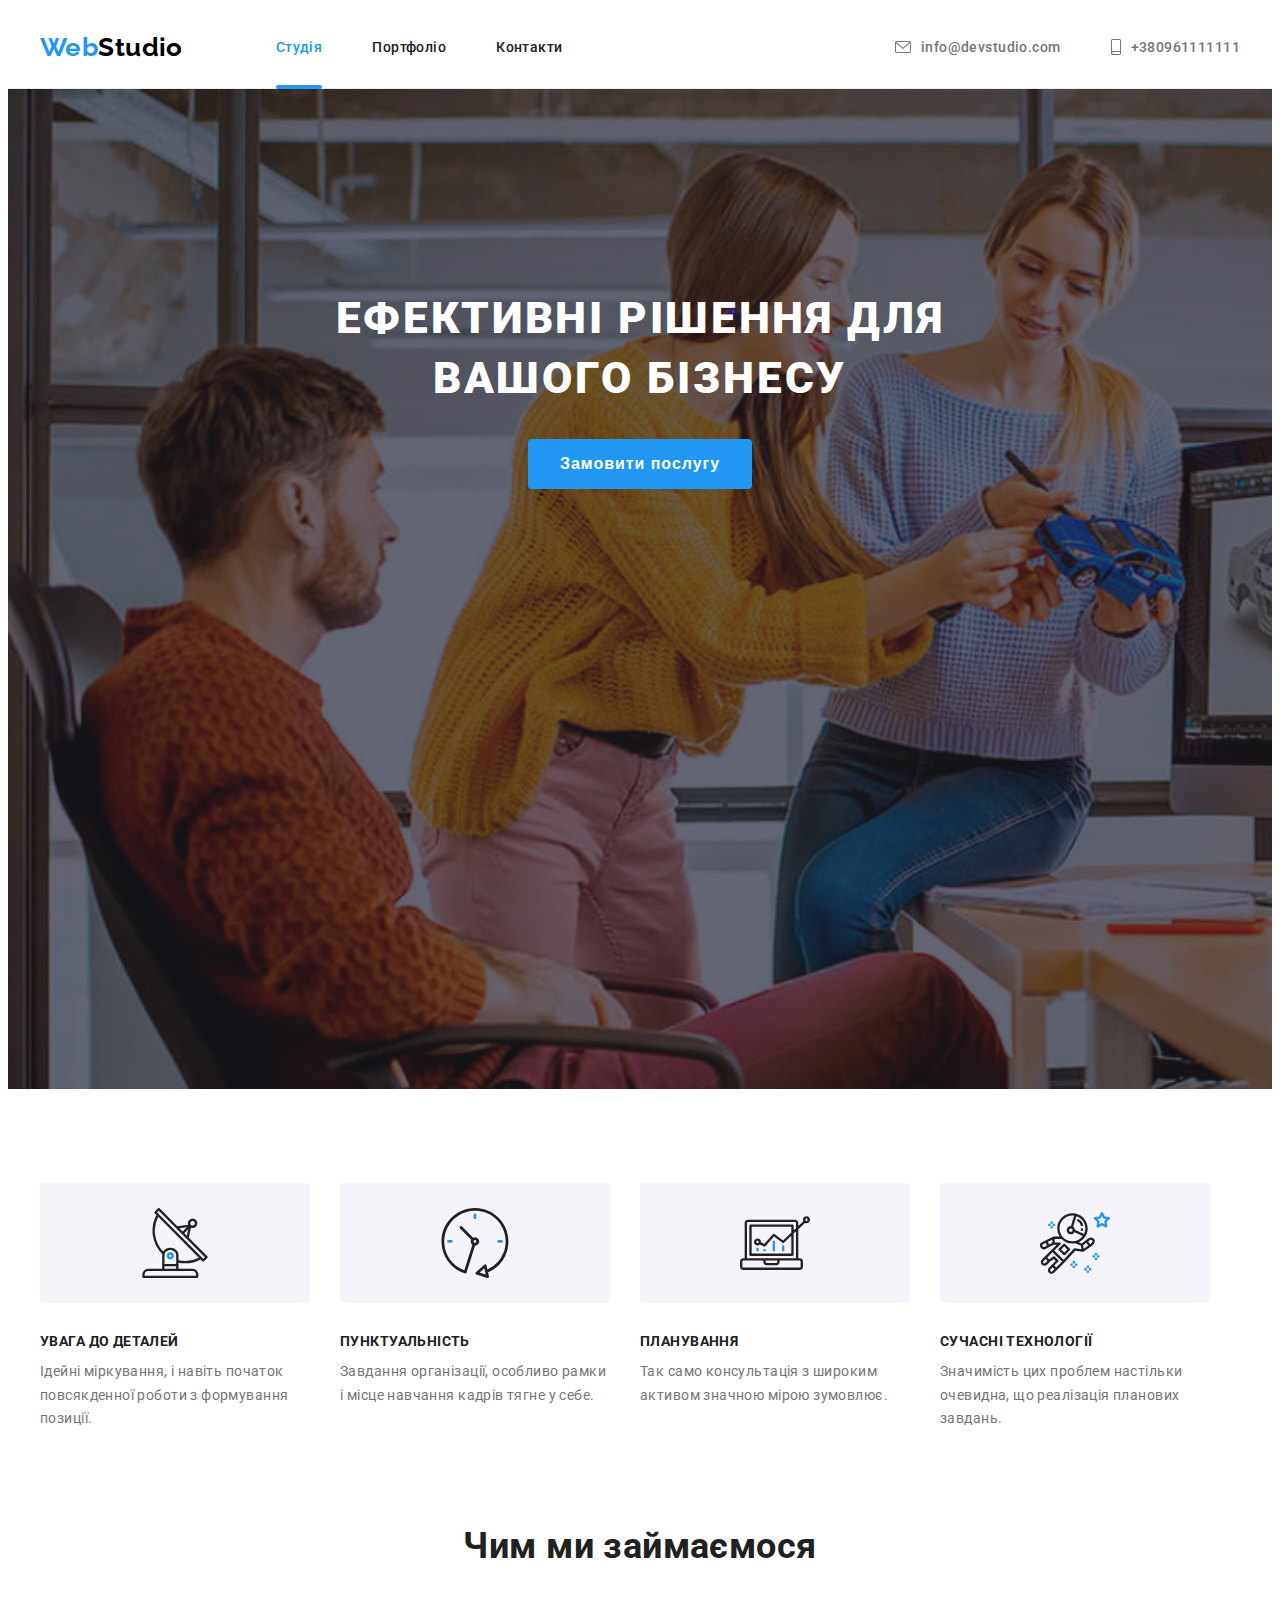
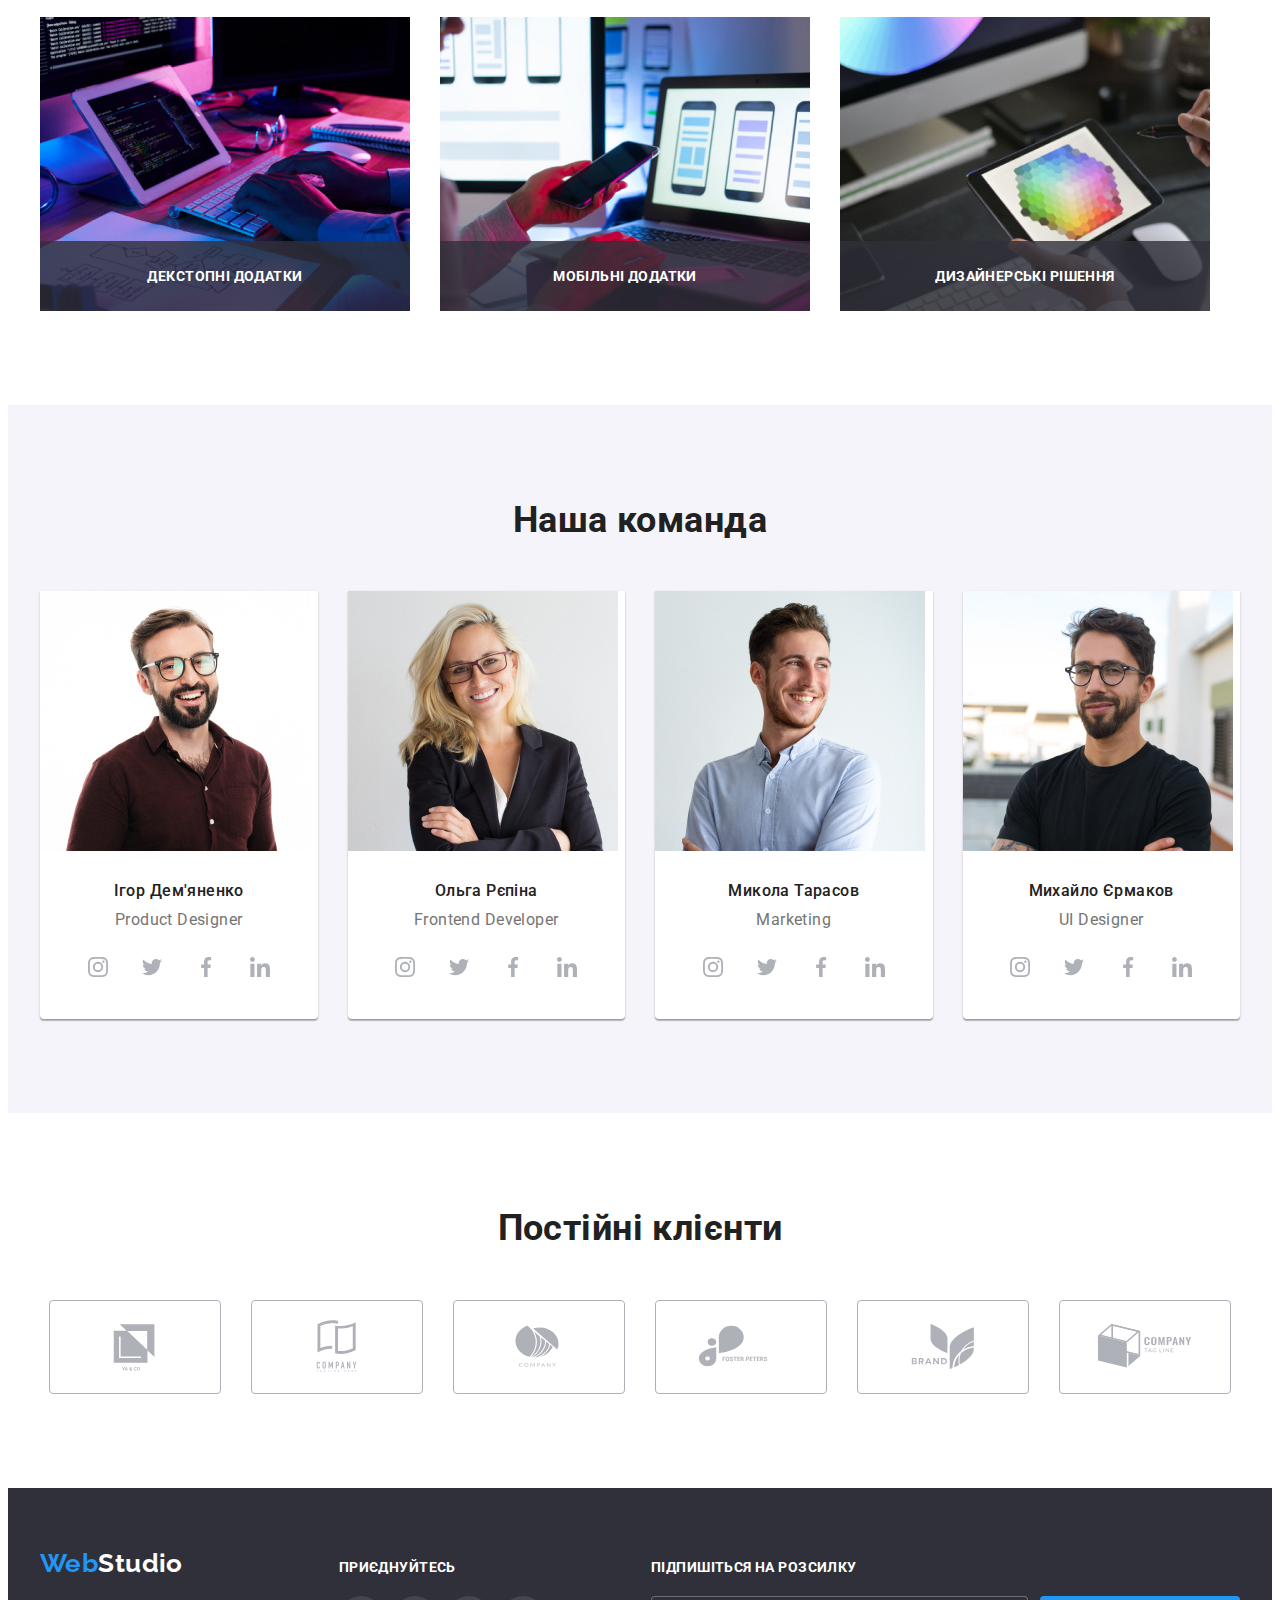
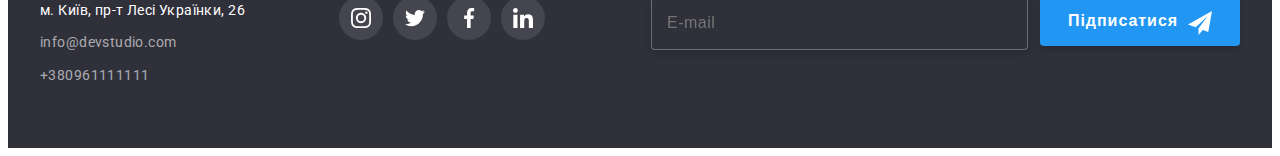
<file: index.html>
<!DOCTYPE html>
<html lang="uk">
  <head>
    <link rel="preconnect" href="https://fonts.googleapis.com" />
    <link rel="preconnect" href="https://fonts.gstatic.com" crossorigin />
    <link href="https://fonts.googleapis.com/css2?family=Raleway:wght@700&family=Roboto:wght@400;500;700;900&display=swap" rel="stylesheet" />
    <link
      rel="stylesheet"
      href="https://cdnjs.cloudflare.com/ajax/libs/modern-normalize/1.1.0/modern-normalize.min.css"
      integrity="sha512-wpPYUAdjBVSE4KJnH1VR1HeZfpl1ub8YT/NKx4PuQ5NmX2tKuGu6U/JRp5y+Y8XG2tV+wKQpNHVUX03MfMFn9Q=="
      crossorigin="anonymous"
      referrerpolicy="no-referrer"
    />
    <link rel="stylesheet" href="./css/main.min.css" />
    <meta charset="UTF-8" />
    <meta http-equiv="X-UA-Compatible" content="IE=edge" />
    <meta name="viewport" content="width=device-width, initial-scale=1.0" />
    <title>Document</title>
  </head>
  <body>
    <header class="page-header">
      <div class="container page-header__container">
        <a class="logo logo-header" href="./index.html"><span>Web</span>Studio</a>
        <button type="button" class="mobile-menu-btn" data-menu-open>
          <svg class="mobile-menu-btn__icon">
            <use href="./images/icons.svg#icon-burger"></use>
          </svg>
        </button>
        <nav class="page-header__navigation">
          <ul class="page-header__navigation-list">
            <li>
              <a class="page-header__navigation-item current" href="./index.html">Студія</a>
            </li>
            <li>
              <a class="page-header__navigation-item" href="./portfolio.html">Портфоліо</a>
            </li>
            <li>
              <a class="page-header__navigation-item" href="#">Контакти</a>
            </li>
          </ul>
        </nav>
        <ul class="page-header__contacts-list">
          <li class="page-header__contacts-list-item">
            <a class="page-header__contacts" href="mailto:info@devstudio.com">
              <svg class="page-header__contacts-list-icon page-header__contacts-list-icon-envelope" width="16" height="12">
                <use lang="en" aria-label="envelope icon" href="./images/icons.svg#icon-envelope"></use>
              </svg>
              info@devstudio.com</a
            >
          </li>
          <li class="page-header__contacts-list-item">
            <a class="page-header__contacts" href="tel:+380961111111">
              <svg class="page-header__contacts-list-icon page-header__contacts-list-icon-smartphone" width="10" height="16">
                <use lang="en" aria-label="smartphone icon" href="./images/icons.svg#icon-smartphone"></use>
              </svg>
              +380961111111
            </a>
          </li>
        </ul>
      </div>
      <div class="mobile-menu" data-menu>
        <div class="container mobile-menu__container">
          <ul class="mobile-menu__navigation-list">
            <li>
              <a class="mobile-menu__navigation-list-item mobile-menu__current" href="./index.html">Студія</a>
            </li>
            <li>
              <a class="mobile-menu__navigation-list-item" href="./portfolio.html">Портфоліо</a>
            </li>
            <li>
              <a class="mobile-menu__navigation-list-item" href="#">Контакти</a>
            </li>
          </ul>
          <ul class="mobile-menu__contacts-list">
            <li class="mobile-menu__contacts-list-item">
              <a class="mobile-menu__contacts-tel" href="tel:+380961111111"> +380961111111 </a>
            </li>
            <li class="mobile-menu__contacts-list-item">
              <a class="mobile-menu__contacts-mail" href="mailto:info@devstudio.com"> info@devstudio.com</a>
            </li>
          </ul>
          <ul class="mobile-menu__social-list">
            <li><a href="" class="mobile-menu__social-list-link riski">Instagram</a></li>
            <li><a href="" class="mobile-menu__social-list-link riski">Twitter</a></li>
            <li><a href="" class="mobile-menu__social-list-link riski">Facebook</a></li>
            <li><a href="" class="mobile-menu__social-list-link">Linkedin</a></li>
          </ul>
          <button class="mobile-menu__btn-close" data-menu-close type="button">
            <svg class="mobile-menu__icon-close">
              <use href="./images/icons.svg#mobile-menu-icon-close"></use>
            </svg>
          </button>
        </div>
      </div>
    </header>

    <main>
      <section class="heading section">
        <div class="container">
          <h1 class="index-heading">Ефективні рішення для вашого бізнесу</h1>
          <button class="order-btn" type="button" data-modal-open>Замовити послугу</button>
        </div>
      </section>

      <section class="advantages section">
        <div class="container">
          <h2 class="index-heading2 visually-hidden">Наші переваги</h2>
          <ul class="advantages__list">
            <li class="advantages__list-item">
              <div class="advantages__icon-bg">
                <svg class="advantages-icon" width="70" height="70">
                  <use lang="en" aria-label="antenna icon" href="./images/icons.svg#icon-antenna"></use>
                </svg>
              </div>
              <h3 class="advantages__list-heading">Увага до деталей</h3>
              <p class="advantages__list-text">Ідейні міркування, і навіть початок повсякденної роботи з формування позиції.</p>
            </li>
            <li class="advantages__list-item">
              <div class="advantages__icon-bg">
                <svg class="advantages-icon" width="70" height="70">
                  <use lang="en" aria-label="clock icon" href="./images/icons.svg#icon-clock"></use>
                </svg>
              </div>
              <h3 class="advantages__list-heading">Пунктуальність</h3>
              <p class="advantages__list-text">Завдання організації, особливо рамки і місце навчання кадрів тягне у себе.</p>
            </li>
            <li class="advantages__list-item">
              <div class="advantages__icon-bg">
                <svg class="advantages-icon" width="70" height="70">
                  <use lang="en" aria-label="diagram icon" href="./images/icons.svg#icon-diagram"></use>
                </svg>
              </div>
              <h3 class="advantages__list-heading">Планування</h3>
              <p class="advantages__list-text">Так само консультація з широким активом значною мірою зумовлює.</p>
            </li>
            <li class="advantages__list-item">
              <div class="advantages__icon-bg">
                <svg class="advantages-icon" width="70" height="70">
                  <use lang="en" aria-label="astronaut icon" href="./images/icons.svg#icon-astronaut"></use>
                </svg>
              </div>
              <h3 class="advantages__list-heading">Сучасні технології</h3>
              <p class="advantages__list-text">Значимість цих проблем настільки очевидна, що реалізація планових завдань.</p>
            </li>
          </ul>
        </div>
      </section>

      <section class="what-we-do section">
        <div class="container">
          <h2 class="index-heading2">Чим ми займаємося</h2>
          <ul class="what-we-do-list">
            <li>
              <div class="what-we-do-overlay">
                <picture>
                  <source srcset="./images/img-desktop/work1-desktop.webp 1x, ./images/img-desktop/work1-desktop@2x.webp 2x" media="(min-width: 1200px)" type="image/webp" />
                  <source srcset="./images/img-desktop/work1-desktop.jpg 1x, ./images/img-desktop/work1-desktop@2x.jpg 2x" media="(min-width: 1200px)" />
                  <img src="./images/img-desktop/work1-desktop.jpg" alt="пишемо код" width="370" />
                </picture>
                <p class="what-we-do-text">Декстопні додатки</p>
              </div>
            </li>
            <li>
              <div class="what-we-do-overlay">
                <picture>
                  <source srcset="./images/img-desktop/work2-desktop.webp 1x, ./images/img-desktop/work2-desktop@2x.webp 2x" media="(min-width: 1200px)" type="image/webp" />
                  <source srcset="./images/img-desktop/work2-desktop.jpg 1x, ./images/img-desktop/work2-desktop@2x.jpg 2x" media="(min-width: 1200px)" />
                  <img src="./images/img-desktop/work2-desktop.jpg" alt="адаптуємо код для мобільних пристроїв" width="370" />
                </picture>
                <p class="what-we-do-text">Мобільні додатки</p>
              </div>
            </li>
            <li>
              <div class="what-we-do-overlay">
                <picture>
                  <source srcset="./images/img-desktop/work3-desktop.webp 1x, ./images/img-desktop/work3-desktop@2x.webp 2x" media="(min-width: 1200px)" type="image/webp" />
                  <source srcset="./images/img-desktop/work3-desktop.jpg 1x, ./images/img-desktop/work3-desktop@2x.jpg 2x" media="(min-width: 1200px)" />
                  <img src="./images/img-desktop/work3-desktop.jpg" alt="підбираємо кольорову гаму" width="370" />
                </picture>
                <p class="what-we-do-text">Дизайнерські рішення</p>
              </div>
            </li>
          </ul>
        </div>
      </section>

      <section class="team section">
        <div class="container">
          <h2 class="index-heading2">Наша команда</h2>
          <ul class="team-list">
            <li class="team-card">
              <picture>
                <source srcset="./images/img-desktop/pers1-desktop.webp 1x, ./images/img-desktop/pers1-desktop@2x.webp 2x" media="(min-width: 1200px)" type="image/webp" />
                <source srcset="./images/img-desktop/pers1-desktop.jpg 1x, ./images/img-desktop/pers1-desktop@2x.jpg 2x" media="(min-width: 1200px)" />
                <source srcset="./images/img-tablet/pers1-tablet.webp 1x, ./images/img-tablet/pers1-tablet@2x.webp 2x" media="(min-width: 768px)" type="image/webp" />
                <source srcset="./images/img-tablet/pers1-tablet.jpg 1x, ./images/img-tablet/pers1-tablet@2x.jpg 2x" media="(min-width: 768px)" />
                <source srcset="./images/img-mobile/pers1-mobile.webp 1x, ./images/img-mobile/pers1-mobile@2x.webp 2x" media="(max-width: 767px)" type="image/webp" />
                <source srcset="./images/img-mobile/pers1-mobile.jpg 1x, ./images/img-mobile/pers1-mobile@2x.jpg 2x" media="(max-width: 767px)" />
                <img class="team-card-photo" src="./images/img-desktop/pers1-desktop.jpg" alt="Ігор Дем'яненко" />
              </picture>
              <h3 class="team-card-name">Ігор Дем'яненко</h3>
              <p class="team-card-job-title">Product Designer</p>
              <ul class="social-list social-list_light-theme">
                <li>
                  <a class="social-list-link social-list_light-theme-link" href="">
                    <svg class="social-list-icon social-list_light-theme-icon">
                      <use lang="en" aria-label="instagram icon" href="./images/icons.svg#icon-instagram"></use>
                    </svg>
                  </a>
                </li>
                <li>
                  <a class="social-list-link social-list_light-theme-link" href="">
                    <svg class="social-list-icon social-list_light-theme-icon">
                      <use lang="en" aria-label="twitter icon" href="./images/icons.svg#icon-twitter"></use>
                    </svg>
                  </a>
                </li>
                <li>
                  <a class="social-list-link social-list_light-theme-link" href="">
                    <svg class="social-list-icon social-list_light-theme-icon">
                      <use lang="en" aria-label="facebook icon" href="./images/icons.svg#icon-facebook"></use>
                    </svg>
                  </a>
                </li>
                <li>
                  <a class="social-list-link social-list_light-theme-link" href="">
                    <svg class="social-list-icon social-list_light-theme-icon">
                      <use lang="en" aria-label="linkedin icon" href="./images/icons.svg#icon-linkedin"></use>
                    </svg>
                  </a>
                </li>
              </ul>
            </li>
            <li class="team-card">
              <picture>
                <source srcset="./images/img-desktop/pers2-desktop.webp 1x, ./images/img-desktop/pers2-desktop@2x.webp 2x" media="(min-width: 1200px)" type="image/webp" />
                <source srcset="./images/img-desktop/pers2-desktop.jpg 1x, ./images/img-desktop/pers2-desktop@2x.jpg 2x" media="(min-width: 1200px)" />
                <source srcset="./images/img-tablet/pers2-tablet.webp 1x, ./images/img-tablet/pers2-tablet@2x.webp 2x" media="(min-width: 768px)" type="image/webp" />
                <source srcset="./images/img-tablet/pers2-tablet.jpg 1x, ./images/img-tablet/pers2-tablet@2x.jpg 2x" media="(min-width: 768px)" />
                <source srcset="./images/img-mobile/pers2-mobile.webp 1x, ./images/img-mobile/pers2-mobile@2x.webp 2x" media="(max-width: 767px)" type="image/webp" />
                <source srcset="./images/img-mobile/pers2-mobile.jpg 1x, ./images/img-mobile/pers2-mobile@2x.jpg 2x" media="(max-width: 767px)" />
                <img class="team-card-photo" src="./images/img-desktop/pers2-desktop.jpg" alt="Ольга Рєпіна" />
              </picture>
              <h3 class="team-card-name">Ольга Рєпіна</h3>
              <p class="team-card-job-title">Frontend Developer</p>
              <ul class="social-list social-list_light-theme">
                <li>
                  <a class="social-list-link social-list_light-theme-link" href="">
                    <svg class="social-list-icon social-list_light-theme-icon">
                      <use lang="en" aria-label="instagram icon" href="./images/icons.svg#icon-instagram"></use>
                    </svg>
                  </a>
                </li>
                <li>
                  <a class="social-list-link social-list_light-theme-link" href="">
                    <svg class="social-list-icon social-list_light-theme-icon">
                      <use lang="en" aria-label="twitter icon" href="./images/icons.svg#icon-twitter"></use>
                    </svg>
                  </a>
                </li>
                <li>
                  <a class="social-list-link social-list_light-theme-link" href="">
                    <svg class="social-list-icon social-list_light-theme-icon">
                      <use lang="en" aria-label="facebook icon" href="./images/icons.svg#icon-facebook"></use>
                    </svg>
                  </a>
                </li>
                <li>
                  <a class="social-list-link social-list_light-theme-link" href="">
                    <svg class="social-list-icon social-list_light-theme-icon">
                      <use lang="en" aria-label="linkedin icon" href="./images/icons.svg#icon-linkedin"></use>
                    </svg>
                  </a>
                </li>
              </ul>
            </li>
            <li class="team-card">
              <picture>
                <source srcset="./images/img-desktop/pers3-desktop.webp 1x, ./images/img-desktop/pers3-desktop@2x.webp 2x" media="(min-width: 1200px)" type="image/webp" />
                <source srcset="./images/img-desktop/pers3-desktop.jpg 1x, ./images/img-desktop/pers3-desktop@2x.jpg 2x" media="(min-width: 1200px)" />
                <source srcset="./images/img-tablet/pers3-tablet.webp 1x, ./images/img-tablet/pers3-tablet@2x.webp 2x" media="(min-width: 768px)" type="image/webp" />
                <source srcset="./images/img-tablet/pers3-tablet.jpg 1x, ./images/img-tablet/pers3-tablet@2x.jpg 2x" media="(min-width: 768px)" />
                <source srcset="./images/img-mobile/pers3-mobile.webp 1x, ./images/img-mobile/pers3-mobile@2x.webp 2x" media="(max-width: 767px)" type="image/webp" />
                <source srcset="./images/img-mobile/pers3-mobile.jpg 1x, ./images/img-mobile/pers3-mobile@2x.jpg 2x" media="(max-width: 767px)" />
                <img class="team-card-photo" src="./images/img-desktop/pers3-desktop.jpg" alt="Микола Тарасов" />
              </picture>
              <h3 class="team-card-name">Микола Тарасов</h3>
              <p class="team-card-job-title">Marketing</p>
              <ul class="social-list social-list_light-theme">
                <li>
                  <a class="social-list-link social-list_light-theme-link" href="">
                    <svg class="social-list-icon social-list_light-theme-icon">
                      <use lang="en" aria-label="instagram icon" href="./images/icons.svg#icon-instagram"></use>
                    </svg>
                  </a>
                </li>
                <li>
                  <a class="social-list-link social-list_light-theme-link" href="">
                    <svg class="social-list-icon social-list_light-theme-icon">
                      <use lang="en" aria-label="twitter icon" href="./images/icons.svg#icon-twitter"></use>
                    </svg>
                  </a>
                </li>
                <li>
                  <a class="social-list-link social-list_light-theme-link" href="">
                    <svg class="social-list-icon social-list_light-theme-icon">
                      <use lang="en" aria-label="facebook icon" href="./images/icons.svg#icon-facebook"></use>
                    </svg>
                  </a>
                </li>
                <li>
                  <a class="social-list-link social-list_light-theme-link" href="">
                    <svg class="social-list-icon social-list_light-theme-icon">
                      <use lang="en" aria-label="linkedin icon" href="./images/icons.svg#icon-linkedin"></use>
                    </svg>
                  </a>
                </li>
              </ul>
            </li>
            <li class="team-card">
              <picture>
                <source srcset="./images/img-desktop/pers4-desktop.webp 1x, ./images/img-desktop/pers4-desktop@2x.webp 2x" media="(min-width: 1200px)" type="image/webp" />
                <source srcset="./images/img-desktop/pers4-desktop.jpg 1x, ./images/img-desktop/pers4-desktop@2x.jpg 2x" media="(min-width: 1200px)" />
                <source srcset="./images/img-tablet/pers4-tablet.webp 1x, ./images/img-tablet/pers4-tablet@2x.webp 2x" media="(min-width: 768px)" type="image/webp" />
                <source srcset="./images/img-tablet/pers4-tablet.jpg 1x, ./images/img-tablet/pers4-tablet@2x.jpg 2x" media="(min-width: 768px)" />
                <source srcset="./images/img-mobile/pers4-mobile.webp 1x, ./images/img-mobile/pers4-mobile@2x.webp 2x" media="(max-width: 767px)" type="image/webp" />
                <source srcset="./images/img-mobile/pers4-mobile.jpg 1x, ./images/img-mobile/pers4-mobile@2x.jpg 2x" media="(max-width: 767px)" />
                <img class="team-card-photo" src="./images/img-desktop/pers4-desktop.jpg" alt="Михайло Єрмаков" />
              </picture>
              <h3 class="team-card-name">Михайло Єрмаков</h3>
              <p class="team-card-job-title">UI Designer</p>
              <ul class="social-list social-list_light-theme">
                <li>
                  <a class="social-list-link social-list_light-theme-link" href="">
                    <svg class="social-list-icon social-list_light-theme-icon">
                      <use lang="en" aria-label="instagram icon" href="./images/icons.svg#icon-instagram"></use>
                    </svg>
                  </a>
                </li>
                <li>
                  <a class="social-list-link social-list_light-theme-link" href="">
                    <svg class="social-list-icon social-list_light-theme-icon">
                      <use lang="en" aria-label="twitter icon" href="./images/icons.svg#icon-twitter"></use>
                    </svg>
                  </a>
                </li>
                <li>
                  <a class="social-list-link social-list_light-theme-link" href="">
                    <svg class="social-list-icon social-list_light-theme-icon">
                      <use lang="en" aria-label="facebook icon" href="./images/icons.svg#icon-facebook"></use>
                    </svg>
                  </a>
                </li>
                <li>
                  <a class="social-list-link social-list_light-theme-link" href="">
                    <svg class="social-list-icon social-list_light-theme-icon">
                      <use lang="en" aria-label="linkedin icon" href="./images/icons.svg#icon-linkedin"></use>
                    </svg>
                  </a>
                </li>
              </ul>
            </li>
          </ul>
        </div>
      </section>

      <section class="section">
        <div class="container">
          <h2 class="index-heading2">Постійні клієнти</h2>
          <ul class="clients-list">
            <li class="clients-list-item">
              <a href="" class="clients-list-link">
                <svg class="clients-list-icon">
                  <use aria-label="client logo" href="./images/icons.svg#icon-client1"></use>
                </svg>
              </a>
            </li>
            <li class="clients-list-item">
              <a href="" class="clients-list-link">
                <svg class="clients-list-icon">
                  <use aria-label="client logo" href="./images/icons.svg#icon-client2"></use>
                </svg>
              </a>
            </li>
            <li class="clients-list-item">
              <a href="" class="clients-list-link">
                <svg class="clients-list-icon">
                  <use aria-label="client logo" href="./images/icons.svg#icon-client3"></use>
                </svg>
              </a>
            </li>
            <li class="clients-list-item">
              <a href="" class="clients-list-link">
                <svg class="clients-list-icon">
                  <use aria-label="client logo" href="./images/icons.svg#icon-client4"></use>
                </svg>
              </a>
            </li>
            <li class="clients-list-item">
              <a href="" class="clients-list-link">
                <svg class="clients-list-icon">
                  <use aria-label="client logo" href="./images/icons.svg#icon-client5"></use>
                </svg>
              </a>
            </li>
            <li class="clients-list-item">
              <a href="" class="clients-list-link">
                <svg class="clients-list-icon">
                  <use aria-label="client logo" href="./images/icons.svg#icon-client6"></use>
                </svg>
              </a>
            </li>
          </ul>
        </div>
      </section>
    </main>

    <footer class="page-footer">
      <div class="container page-footer__container">
        <div class="page-footer__address">
          <a class="logo logo-footer" href="./index.html"><span>Web</span>Studio</a>
          <address>
            <ul class="page-footer__address-list">
              <li>
                <a href="https://goo.gl/maps/CPtrU1FHBa2aNyZL9" target="_blank" rel="noopener noreferrer nofollow">м. Київ, пр-т Лесі Українки, 26</a>
              </li>
              <li>
                <a class="page-footer__address-list-item" href="mailto:info@devstudio.com">info@devstudio.com</a>
              </li>
              <li>
                <a class="page-footer__address-list-item" href="tel:+380961111111">+380961111111</a>
              </li>
            </ul>
          </address>
        </div>
        <div class="join">
          <p class="join-text">Приєднуйтесь</p>
          <ul class="social-list">
            <li class="social-list-item">
              <a class="social-list-link social-list_dark-theme-link" href="">
                <svg class="social-list-icon social-list_dark-theme-icon">
                  <use lang="en" aria-label="instagram icon" href="./images/icons.svg#icon-instagram"></use>
                </svg>
              </a>
            </li>
            <li class="social-list-item">
              <a class="social-list-link social-list_dark-theme-link" href="">
                <svg class="social-list-icon social-list_dark-theme-icon">
                  <use lang="en" aria-label="twitter icon" href="./images/icons.svg#icon-twitter"></use>
                </svg>
              </a>
            </li>
            <li class="social-list-item">
              <a class="social-list-link social-list_dark-theme-link" href="">
                <svg class="social-list-icon social-list_dark-theme-icon">
                  <use lang="en" aria-label="facebook icon" href="./images/icons.svg#icon-facebook"></use>
                </svg>
              </a>
            </li>
            <li class="social-list-item">
              <a class="social-list-link social-list_dark-theme-link" href="">
                <svg class="social-list-icon social-list_dark-theme-icon">
                  <use lang="en" aria-label="linkedin icon" href="./images/icons.svg#icon-linkedin"></use>
                </svg>
              </a>
            </li>
          </ul>
        </div>
        <div class="subscribe-container">
          <p class="subscribe-text">Підпишіться на розсилку</p>
          <form class="subscribe-form">
            <input class="subscribe-input" type="email" name="email" placeholder="E-mail" />
            <div class="subscribe-button-block">
              <button type="submit" class="subscribe-button">Підписатися</button>
              <svg class="subscribe-icon" width="24" height="24">
                <use href="./images/icons.svg#icon-send" aria-label="send icon"></use>
              </svg>
            </div>
          </form>
        </div>
      </div>
    </footer>

    <div class="backdrop is-hidden" data-modal>
      <div class="modal">
        <button class="modal-form-btn-close" type="button" data-modal-close>
          <svg class="modal-form-icon-close" width="18" height="18">
            <use aria-label="close icon" href="./images/icons.svg#icon-close"></use>
          </svg>
        </button>
        <p class="modal-form-heading">Залиште свої дані, ми вам передзвонимо</p>
        <form class="modal-form">
          <label class="modal-form-label">
            <span class="modal-form-input-label">Ім'я</span>
            <div class="modal-form-input-container">
              <input class="modal-form-input" type="text" name="user_name" required pattern="[a-zA-Z-а-яА-ЯіІїЇ]+" />
              <svg class="modal-form-icon" width="18" height="18">
                <use href="./images/icons.svg#icon-person"></use>
              </svg>
            </div>
          </label>
          <label class="modal-form-label">
            <span class="modal-form-input-label">Телефон</span>
            <div class="modal-form-input-container">
              <input class="modal-form-input" type="tel" name="user_tel" required pattern="[0-9]{3}-[0-9]{3}-[0-9]{2}-[0-9]{2}" title="xxx-xxx-xx-xx" />
              <svg class="modal-form-icon" width="18" height="18">
                <use href="./images/icons.svg#icon-phone"></use>
              </svg>
            </div>
          </label>
          <label class="modal-form-label">
            <span class="modal-form-input-label">Пошта</span>
            <div class="modal-form-input-container">
              <input class="modal-form-input" type="email" name="user_email" required />
              <svg class="modal-form-icon" width="18" height="18">
                <use href="./images/icons.svg#icon-email"></use>
              </svg>
            </div>
          </label>
          <label class="modal-form-label">
            <span class="modal-form-input-label">Коментар</span>
            <textarea class="modal-form-comment" name="user_comment" placeholder="Введіть текст"></textarea>
          </label>
          <label class="modal-form-terms-checkbox">
            <input class="modal-form-checkbox-input visually-hidden" type="checkbox" name="terms_agreement" required />
            <svg class="modal-form-icon-unchecked" width="16" height="15">
              <use href="./images/icons.svg#icon-checkbox"></use>
            </svg>
            <svg class="modal-form-icon-checked" width="16" height="15">
              <use href="./images/icons.svg#icon-check"></use>
            </svg>
            <span><span class="modal-form-terms-text">Погоджуюся з розсилкою та приймаю&nbsp;</span><a href="">Умови договору</a></span>
          </label>
          <button type="submit" class="modal-form-btn-send">Відправити</button>
        </form>
      </div>
    </div>
    <script src="./js/modal.js"></script>
    <script src="./js/mobile-menu.js"></script>
  </body>
</html>
</file>
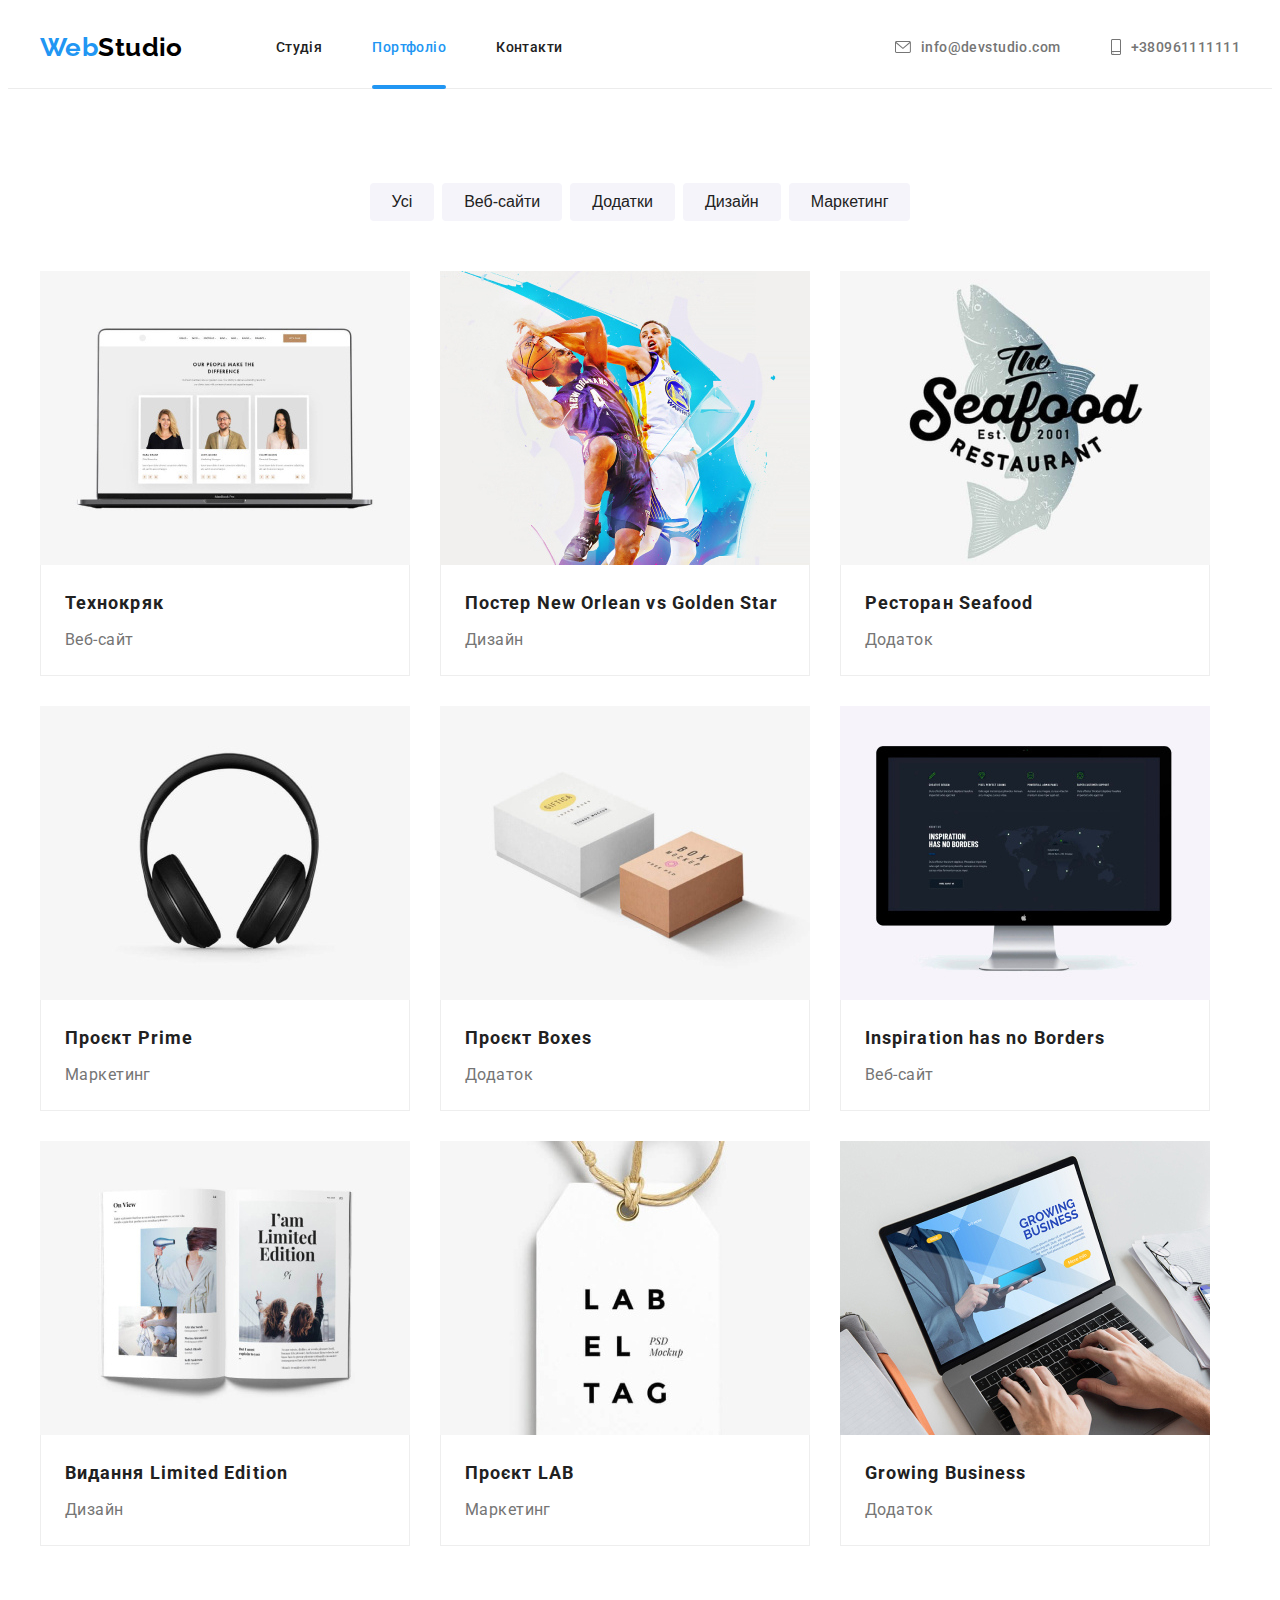
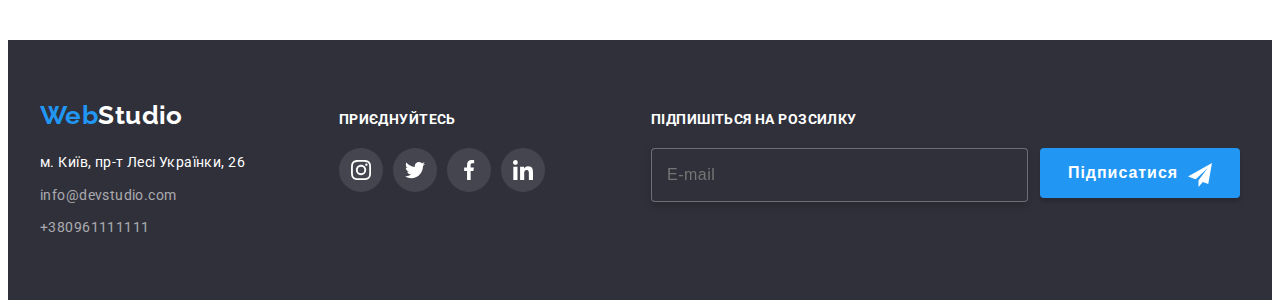
<file: portfolio.html>
<!DOCTYPE html>
<html lang="uk">
  <head>
    <link rel="preconnect" href="https://fonts.googleapis.com" />
    <link rel="preconnect" href="https://fonts.gstatic.com" crossorigin />
    <link href="https://fonts.googleapis.com/css2?family=Raleway:wght@700&family=Roboto:wght@400;500;700;900&display=swap" rel="stylesheet" />
    <link
      rel="stylesheet"
      href="https://cdnjs.cloudflare.com/ajax/libs/modern-normalize/1.1.0/modern-normalize.min.css"
      integrity="sha512-wpPYUAdjBVSE4KJnH1VR1HeZfpl1ub8YT/NKx4PuQ5NmX2tKuGu6U/JRp5y+Y8XG2tV+wKQpNHVUX03MfMFn9Q=="
      crossorigin="anonymous"
      referrerpolicy="no-referrer"
    />
    <link rel="stylesheet" href="./css/main.min.css" />
    <meta charset="UTF-8" />
    <meta http-equiv="X-UA-Compatible" content="IE=edge" />
    <meta name="viewport" content="width=device-width, initial-scale=1.0" />
    <title>Document</title>
  </head>
  <body>
    <header class="page-header">
      <div class="container page-header__container">
        <a class="logo logo-header" href="./index.html"><span>Web</span>Studio</a>
        <button type="button" class="mobile-menu-btn" data-menu-open>
          <svg class="mobile-menu-btn__icon">
            <use href="./images/icons.svg#icon-burger"></use>
          </svg>
        </button>
        <nav class="page-header__navigation">
          <ul class="page-header__navigation-list">
            <li>
              <a class="page-header__navigation-item" href="./index.html">Студія</a>
            </li>
            <li>
              <a class="page-header__navigation-item current" href="./portfolio.html">Портфоліо</a>
            </li>
            <li>
              <a class="page-header__navigation-item" href="#">Контакти</a>
            </li>
          </ul>
        </nav>
        <ul class="page-header__contacts-list">
          <li class="page-header__contacts-list-item">
            <a class="page-header__contacts" href="mailto:info@devstudio.com">
              <svg class="page-header__contacts-list-icon page-header__contacts-list-icon-envelope" width="16" height="12">
                <use lang="en" aria-label="envelope icon" href="./images/icons.svg#icon-envelope"></use>
              </svg>
              info@devstudio.com</a
            >
          </li>
          <li class="page-header__contacts-list-item">
            <a class="page-header__contacts" href="tel:+380961111111">
              <svg class="page-header__contacts-list-icon page-header__contacts-list-icon-smartphone" width="10" height="16">
                <use lang="en" aria-label="smartphone icon" href="./images/icons.svg#icon-smartphone"></use>
              </svg>
              +380961111111
            </a>
          </li>
        </ul>
      </div>
      <div class="mobile-menu" data-menu>
        <div class="container mobile-menu__container">
          <ul class="mobile-menu__navigation-list">
            <li>
              <a class="mobile-menu__navigation-list-item" href="./index.html">Студія</a>
            </li>
            <li>
              <a class="mobile-menu__navigation-list-item mobile-menu__current" href="./portfolio.html">Портфоліо</a>
            </li>
            <li>
              <a class="mobile-menu__navigation-list-item" href="#">Контакти</a>
            </li>
          </ul>
          <ul class="mobile-menu__contacts-list">
            <li class="mobile-menu__contacts-list-item">
              <a class="mobile-menu__contacts-tel" href="tel:+380961111111"> +380961111111 </a>
            </li>
            <li class="mobile-menu__contacts-list-item">
              <a class="mobile-menu__contacts-mail" href="mailto:info@devstudio.com"> info@devstudio.com</a>
            </li>
          </ul>
          <ul class="mobile-menu__social-list">
            <li><a href="" class="mobile-menu__social-list-link riski">Instagram</a></li>
            <li><a href="" class="mobile-menu__social-list-link riski">Twitter</a></li>
            <li><a href="" class="mobile-menu__social-list-link riski">Facebook</a></li>
            <li><a href="" class="mobile-menu__social-list-link">Linkedin</a></li>
          </ul>
          <button class="mobile-menu__btn-close" data-menu-close type="button">
            <svg class="mobile-menu__icon-close">
              <use href="./images/icons.svg#mobile-menu-icon-close"></use>
            </svg>
          </button>
        </div>
      </div>
    </header>

    <section class="section">
      <div class="container portfolio-main-section">
        <h1 class="visually-hidden">Портфоліо</h1>
        <ul class="portfolio-btn-list">
          <li><button class="portfolio-btn" type="button">Усі</button></li>
          <li>
            <button class="portfolio-btn" type="button">Веб-сайти</button>
          </li>
          <li><button class="portfolio-btn" type="button">Додатки</button></li>
          <li><button class="portfolio-btn" type="button">Дизайн</button></li>
          <li>
            <button class="portfolio-btn" type="button">Маркетинг</button>
          </li>
        </ul>
        <ul class="portfolio-list">
          <li class="portfolio-list-item">
            <a href="" class="portfolio-list-link">
              <div class="portfolio-list-overlay">
                <picture>
                  <source srcset="./images/img-desktop/project1-desktop.webp 1x, ./images/img-desktop/project1-desktop@2x.webp 2x" media="(min-width: 1200px)" type="image/webp" />
                  <source srcset="./images/img-desktop/project1-desktop.jpg 1x, ./images/img-desktop/project1-desktop@2x.jpg 2x" media="(min-width: 1200px)" />
                  <source srcset="./images/img-tablet/project1-tablet.webp 1x, ./images/img-tablet/project1-tablet@2x.webp 2x" media="(min-width: 768px)" type="image/webp" />
                  <source srcset="./images/img-tablet/project1-tablet.jpg 1x, ./images/img-tablet/project1-tablet@2x.jpg 2x" media="(min-width: 768px)" />
                  <source srcset="./images/img-mobile/project1-mobile.webp 1x, ./images/img-mobile/project1-mobile@2x.webp 2x" media="(max-width: 767px)" type="image/webp" />
                  <source srcset="./images/img-mobile/project1-mobile.jpg 1x, ./images/img-mobile/project1-mobile@2x.jpg 2x" media="(max-width: 767px)" />
                  <img class="portfolio-list-overlay-photo" src="./images/img-desktop/project1-desktop.jpg" alt="Веб сайт Технокряк" />
                </picture>
                <p class="portfolio-list-overlay-text">
                  Ресурс пропонує комплексні пропозиції з різним рівнем функціоналу та сервісів. Все це дозволить відвідувачу отримати вичерпні відомості про компанію чи приватну особу
                </p>
              </div>
              <div class="portfolio-unit-title">
                <h2>Технокряк</h2>
                <p class="portfolio-unit-text">Веб-сайт</p>
              </div>
            </a>
          </li>
          <li class="portfolio-list-item">
            <a href="" class="portfolio-list-link">
              <div class="portfolio-list-overlay">
                <picture>
                  <source srcset="./images/img-desktop/project2-desktop.webp 1x, ./images/img-desktop/project2-desktop@2x.webp 2x" media="(min-width: 1200px)" type="image/webp" />
                  <source srcset="./images/img-desktop/project2-desktop.jpg 1x, ./images/img-desktop/project2-desktop@2x.jpg 2x" media="(min-width: 1200px)" />
                  <source srcset="./images/img-tablet/project2-tablet.webp 1x, ./images/img-tablet/project2-tablet@2x.webp 2x" media="(min-width: 768px)" type="image/webp" />
                  <source srcset="./images/img-tablet/project2-tablet.jpg 1x, ./images/img-tablet/project2-tablet@2x.jpg 2x" media="(min-width: 768px)" />
                  <source srcset="./images/img-mobile/project2-mobile.webp 1x, ./images/img-mobile/project2-mobile@2x.webp 2x" media="(max-width: 767px)" type="image/webp" />
                  <source srcset="./images/img-mobile/project2-mobile.jpg 1x, ./images/img-mobile/project2-mobile@2x.jpg 2x" media="(max-width: 767px)" />
                  <img class="portfolio-list-overlay-photo" src="./images/img-desktop/project2-desktop.jpg" alt="Постер New Orlean vs Golden Star" />
                </picture>
                <p class="portfolio-list-overlay-text">
                  Ресурс пропонує комплексні пропозиції з різним рівнем функціоналу та сервісів. Все це дозволить відвідувачу отримати вичерпні відомості про компанію чи приватну особу
                </p>
              </div>
              <div class="portfolio-unit-title">
                <h2>Постер New Orlean vs Golden Star</h2>
                <p class="portfolio-unit-text">Дизайн</p>
              </div>
            </a>
          </li>
          <li class="portfolio-list-item">
            <a href="" class="portfolio-list-link">
              <div class="portfolio-list-overlay">
                <picture>
                  <source srcset="./images/img-desktop/project3-desktop.webp 1x, ./images/img-desktop/project3-desktop@2x.webp 2x" media="(min-width: 1200px)" type="image/webp" />
                  <source srcset="./images/img-desktop/project3-desktop.jpg 1x, ./images/img-desktop/project3-desktop@2x.jpg 2x" media="(min-width: 1200px)" />
                  <source srcset="./images/img-tablet/project3-tablet.webp 1x, ./images/img-tablet/project3-tablet@2x.webp 2x" media="(min-width: 768px)" type="image/webp" />
                  <source srcset="./images/img-tablet/project3-tablet.jpg 1x, ./images/img-tablet/project3-tablet@2x.jpg 2x" media="(min-width: 768px)" />
                  <source srcset="./images/img-mobile/project3-mobile.webp 1x, ./images/img-mobile/project3-mobile@2x.webp 2x" media="(max-width: 767px)" type="image/webp" />
                  <source srcset="./images/img-mobile/project3-mobile.jpg 1x, ./images/img-mobile/project3-mobile@2x.jpg 2x" media="(max-width: 767px)" />
                  <img class="portfolio-list-overlay-photo" src="./images/img-desktop/project3-desktop.jpg" alt="Додаток Ресторан Seafood" />
                </picture>
                <p class="portfolio-list-overlay-text">
                  Ресурс пропонує комплексні пропозиції з різним рівнем функціоналу та сервісів. Все це дозволить відвідувачу отримати вичерпні відомості про компанію чи приватну особу
                </p>
              </div>
              <div class="portfolio-unit-title">
                <h2>Ресторан Seafood</h2>
                <p class="portfolio-unit-text">Додаток</p>
              </div>
            </a>
          </li>
          <li class="portfolio-list-item">
            <a href="" class="portfolio-list-link">
              <div class="portfolio-list-overlay">
                <picture>
                  <source srcset="./images/img-desktop/project4-desktop.webp 1x, ./images/img-desktop/project4-desktop@2x.webp 2x" media="(min-width: 1200px)" type="image/webp" />
                  <source srcset="./images/img-desktop/project4-desktop.jpg 1x, ./images/img-desktop/project4-desktop@2x.jpg 2x" media="(min-width: 1200px)" />
                  <source srcset="./images/img-tablet/project4-tablet.webp 1x, ./images/img-tablet/project4-tablet@2x.webp 2x" media="(min-width: 768px)" type="image/webp" />
                  <source srcset="./images/img-tablet/project4-tablet.jpg 1x, ./images/img-tablet/project4-tablet@2x.jpg 2x" media="(min-width: 768px)" />
                  <source srcset="./images/img-mobile/project4-mobile.webp 1x, ./images/img-mobile/project4-mobile@2x.webp 2x" media="(max-width: 767px)" type="image/webp" />
                  <source srcset="./images/img-mobile/project4-mobile.jpg 1x, ./images/img-mobile/project4-mobile@2x.jpg 2x" media="(max-width: 767px)" />
                  <img class="portfolio-list-overlay-photo" src="./images/img-desktop/project4-desktop.jpg" alt="Проєкт Prime" />
                </picture>
                <p class="portfolio-list-overlay-text">
                  Ресурс пропонує комплексні пропозиції з різним рівнем функціоналу та сервісів. Все це дозволить відвідувачу отримати вичерпні відомості про компанію чи приватну особу
                </p>
              </div>
              <div class="portfolio-unit-title">
                <h2>Проєкт Prime</h2>
                <p class="portfolio-unit-text">Маркетинг</p>
              </div>
            </a>
          </li>
          <li class="portfolio-list-item">
            <a href="" class="portfolio-list-link">
              <div class="portfolio-list-overlay">
                <picture>
                  <source srcset="./images/img-desktop/project5-desktop.webp 1x, ./images/img-desktop/project5-desktop@2x.webp 2x" media="(min-width: 1200px)" type="image/webp" />
                  <source srcset="./images/img-desktop/project5-desktop.jpg 1x, ./images/img-desktop/project5-desktop@2x.jpg 2x" media="(min-width: 1200px)" />
                  <source srcset="./images/img-tablet/project5-tablet.webp 1x, ./images/img-tablet/project5-tablet@2x.webp 2x" media="(min-width: 768px)" type="image/webp" />
                  <source srcset="./images/img-tablet/project5-tablet.jpg 1x, ./images/img-tablet/project5-tablet@2x.jpg 2x" media="(min-width: 768px)" />
                  <source srcset="./images/img-mobile/project5-mobile.webp 1x, ./images/img-mobile/project5-mobile@2x.webp 2x" media="(max-width: 767px)" type="image/webp" />
                  <source srcset="./images/img-mobile/project5-mobile.jpg 1x, ./images/img-mobile/project5-mobile@2x.jpg 2x" media="(max-width: 767px)" />
                  <img class="portfolio-list-overlay-photo" src="./images/img-desktop/project5-desktop.jpg" alt="Додаток Boxes" />
                </picture>
                <p class="portfolio-list-overlay-text">
                  Ресурс пропонує комплексні пропозиції з різним рівнем функціоналу та сервісів. Все це дозволить відвідувачу отримати вичерпні відомості про компанію чи приватну особу
                </p>
              </div>

              <div class="portfolio-unit-title">
                <h2>Проєкт Boxes</h2>
                <p class="portfolio-unit-text">Додаток</p>
              </div>
            </a>
          </li>
          <li class="portfolio-list-item">
            <a href="" class="portfolio-list-link">
              <div class="portfolio-list-overlay">
                <picture>
                  <source srcset="./images/img-desktop/project6-desktop.webp 1x, ./images/img-desktop/project6-desktop@2x.webp 2x" media="(min-width: 1200px)" type="image/webp" />
                  <source srcset="./images/img-desktop/project6-desktop.jpg 1x, ./images/img-desktop/project6-desktop@2x.jpg 2x" media="(min-width: 1200px)" />
                  <source srcset="./images/img-tablet/project6-tablet.webp 1x, ./images/img-tablet/project6-tablet@2x.webp 2x" media="(min-width: 768px)" type="image/webp" />
                  <source srcset="./images/img-tablet/project6-tablet.jpg 1x, ./images/img-tablet/project6-tablet@2x.jpg 2x" media="(min-width: 768px)" />
                  <source srcset="./images/img-mobile/project6-mobile.webp 1x, ./images/img-mobile/project6-mobile@2x.webp 2x" media="(max-width: 767px)" type="image/webp" />
                  <source srcset="./images/img-mobile/project6-mobile.jpg 1x, ./images/img-mobile/project6-mobile@2x.jpg 2x" media="(max-width: 767px)" />
                  <img class="portfolio-list-overlay-photo" src="./images/img-desktop/project6-desktop.jpg" alt="Веб сайт Inspiraion has no Borders" />
                </picture>
                <p class="portfolio-list-overlay-text">
                  Ресурс пропонує комплексні пропозиції з різним рівнем функціоналу та сервісів. Все це дозволить відвідувачу отримати вичерпні відомості про компанію чи приватну особу
                </p>
              </div>
              <div class="portfolio-unit-title">
                <h2>Inspiration has no Borders</h2>
                <p class="portfolio-unit-text">Веб-сайт</p>
              </div>
            </a>
          </li>
          <li class="portfolio-list-item">
            <a href="" class="portfolio-list-link">
              <div class="portfolio-list-overlay">
                <picture>
                  <source srcset="./images/img-desktop/project7-desktop.webp 1x, ./images/img-desktop/project7-desktop@2x.webp 2x" media="(min-width: 1200px)" type="image/webp" />
                  <source srcset="./images/img-desktop/project7-desktop.jpg 1x, ./images/img-desktop/project7-desktop@2x.jpg 2x" media="(min-width: 1200px)" />
                  <source srcset="./images/img-tablet/project7-tablet.webp 1x, ./images/img-tablet/project7-tablet@2x.webp 2x" media="(min-width: 768px)" type="image/webp" />
                  <source srcset="./images/img-tablet/project7-tablet.jpg 1x, ./images/img-tablet/project7-tablet@2x.jpg 2x" media="(min-width: 768px)" />
                  <source srcset="./images/img-mobile/project7-mobile.webp 1x, ./images/img-mobile/project7-mobile@2x.webp 2x" media="(max-width: 767px)" type="image/webp" />
                  <source srcset="./images/img-mobile/project7-mobile.jpg 1x, ./images/img-mobile/project7-mobile@2x.jpg 2x" media="(max-width: 767px)" />
                  <img class="portfolio-list-overlay-photo" src="./images/img-desktop/project7-desktop.jpg" alt="Видання Limited Edition" />
                </picture>
                <p class="portfolio-list-overlay-text">
                  Ресурс пропонує комплексні пропозиції з різним рівнем функціоналу та сервісів. Все це дозволить відвідувачу отримати вичерпні відомості про компанію чи приватну особу
                </p>
              </div>
              <div class="portfolio-unit-title">
                <h2>Видання Limited Edition</h2>
                <p class="portfolio-unit-text">Дизайн</p>
              </div>
            </a>
          </li>
          <li class="portfolio-list-item">
            <a href="" class="portfolio-list-link">
              <div class="portfolio-list-overlay">
                <picture>
                  <source srcset="./images/img-desktop/project8-desktop.webp 1x, ./images/img-desktop/project8-desktop@2x.webp 2x" media="(min-width: 1200px)" type="image/webp" />
                  <source srcset="./images/img-desktop/project8-desktop.jpg 1x, ./images/img-desktop/project8-desktop@2x.jpg 2x" media="(min-width: 1200px)" />
                  <source srcset="./images/img-tablet/project8-tablet.webp 1x, ./images/img-tablet/project8-tablet@2x.webp 2x" media="(min-width: 768px)" type="image/webp" />
                  <source srcset="./images/img-tablet/project8-tablet.jpg 1x, ./images/img-tablet/project8-tablet@2x.jpg 2x" media="(min-width: 768px)" />
                  <source srcset="./images/img-mobile/project8-mobile.webp 1x, ./images/img-mobile/project8-mobile@2x.webp 2x" media="(max-width: 767px)" type="image/webp" />
                  <source srcset="./images/img-mobile/project8-mobile.jpg 1x, ./images/img-mobile/project8-mobile@2x.jpg 2x" media="(max-width: 767px)" />
                  <img class="portfolio-list-overlay-photo" src="./images/img-desktop/project8-desktop.jpg" alt="Проєкт LAB" />
                </picture>
                <p class="portfolio-list-overlay-text">
                  Ресурс пропонує комплексні пропозиції з різним рівнем функціоналу та сервісів. Все це дозволить відвідувачу отримати вичерпні відомості про компанію чи приватну особу
                </p>
              </div>
              <div class="portfolio-unit-title">
                <h2>Проєкт LAB</h2>
                <p class="portfolio-unit-text">Маркетинг</p>
              </div>
            </a>
          </li>
          <li class="portfolio-list-item">
            <a href="" class="portfolio-list-link">
              <div class="portfolio-list-overlay">
                <picture>
                  <source srcset="./images/img-desktop/project9-desktop.webp 1x, ./images/img-desktop/project9-desktop@2x.webp 2x" media="(min-width: 1200px)" type="image/webp" />
                  <source srcset="./images/img-desktop/project9-desktop.jpg 1x, ./images/img-desktop/project9-desktop@2x.jpg 2x" media="(min-width: 1200px)" />
                  <source srcset="./images/img-tablet/project9-tablet.webp 1x, ./images/img-tablet/project9-tablet@2x.webp 2x" media="(min-width: 768px)" type="image/webp" />
                  <source srcset="./images/img-tablet/project9-tablet.jpg 1x, ./images/img-tablet/project9-tablet@2x.jpg 2x" media="(min-width: 768px)" />
                  <source srcset="./images/img-mobile/project9-mobile.webp 1x, ./images/img-mobile/project9-mobile@2x.webp 2x" media="(max-width: 767px)" type="image/webp" />
                  <source srcset="./images/img-mobile/project9-mobile.jpg 1x, ./images/img-mobile/project9-mobile@2x.jpg 2x" media="(max-width: 767px)" />
                  <img class="portfolio-list-overlay-photo" src="./images/img-desktop/project9-desktop.jpg" alt="Додаток Growing Business" />
                </picture>
                <p class="portfolio-list-overlay-text">
                  Ресурс пропонує комплексні пропозиції з різним рівнем функціоналу та сервісів. Все це дозволить відвідувачу отримати вичерпні відомості про компанію чи приватну особу
                </p>
              </div>
              <div class="portfolio-unit-title">
                <h2>Growing Business</h2>
                <p class="portfolio-unit-text">Додаток</p>
              </div>
            </a>
          </li>
        </ul>
      </div>
    </section>
    <footer class="page-footer">
      <div class="container page-footer__container">
        <div class="page-footer__address">
          <a class="logo logo-footer" href="./index.html"><span>Web</span>Studio</a>
          <address>
            <ul class="page-footer__address-list">
              <li>
                <a href="https://goo.gl/maps/CPtrU1FHBa2aNyZL9" target="_blank" rel="noopener noreferrer nofollow">м. Київ, пр-т Лесі Українки, 26</a>
              </li>
              <li>
                <a class="page-footer__address-list-item" href="mailto:info@devstudio.com">info@devstudio.com</a>
              </li>
              <li>
                <a class="page-footer__address-list-item" href="tel:+380961111111">+380961111111</a>
              </li>
            </ul>
          </address>
        </div>
        <div class="join">
          <p class="join-text">Приєднуйтесь</p>
          <ul class="social-list">
            <li class="social-list-item">
              <a class="social-list-link social-list_dark-theme-link" href="">
                <svg class="social-list-icon social-list_dark-theme-icon">
                  <use lang="en" aria-label="instagram icon" href="./images/icons.svg#icon-instagram"></use>
                </svg>
              </a>
            </li>
            <li class="social-list-item">
              <a class="social-list-link social-list_dark-theme-link" href="">
                <svg class="social-list-icon social-list_dark-theme-icon">
                  <use lang="en" aria-label="twitter icon" href="./images/icons.svg#icon-twitter"></use>
                </svg>
              </a>
            </li>
            <li class="social-list-item">
              <a class="social-list-link social-list_dark-theme-link" href="">
                <svg class="social-list-icon social-list_dark-theme-icon">
                  <use lang="en" aria-label="facebook icon" href="./images/icons.svg#icon-facebook"></use>
                </svg>
              </a>
            </li>
            <li class="social-list-item">
              <a class="social-list-link social-list_dark-theme-link" href="">
                <svg class="social-list-icon social-list_dark-theme-icon">
                  <use lang="en" aria-label="linkedin icon" href="./images/icons.svg#icon-linkedin"></use>
                </svg>
              </a>
            </li>
          </ul>
        </div>
        <div class="subscribe-container">
          <p class="subscribe-text">Підпишіться на розсилку</p>
          <form class="subscribe-form">
            <input class="subscribe-input" type="email" name="email" placeholder="E-mail" />
            <div class="subscribe-button-block">
              <button type="submit" class="subscribe-button">Підписатися</button>
              <svg class="subscribe-icon" width="24" height="24">
                <use href="./images/icons.svg#icon-send" aria-label="send icon"></use>
              </svg>
            </div>
          </form>
        </div>
      </div>
    </footer>
    <script src="./js/mobile-menu.js"></script>
  </body>
</html>
</file>
<file: css/main.min.css>
:root{--main-color: #212121;--accent-color: #2196F3;--secondary-color: #757575;--dark-scheme-bcg-color: #2F303A;--dark-scheme-text-color: #FFF;--transition-prop: 250ms cubic-bezier(0.4, 0, 0.2, 1)}h1,h2,h3,p{margin-top:0;margin-bottom:0}ul,ol{margin-top:0;margin-bottom:0;padding-left:0}address{font-style:normal}li{list-style-type:none}img{display:block;height:auto}button{cursor:pointer}body{font-family:Roboto,sans-serif;color:var(--main-color);background-color:#fff;font-size:14px;letter-spacing:.03em}.index-heading2{font-size:28px;line-height:118%;font-weight:700;margin-bottom:30px;text-align:center}@media screen and (min-width: 1200px){.index-heading2{font-size:36px;line-height:117%;margin-bottom:50px}}.container{padding-left:15px;padding-right:15px}@media screen and (min-width: 480px){.container{max-width:480px;margin-left:auto;margin-right:auto}}@media screen and (min-width: 768px){.container{max-width:768px}}@media screen and (min-width: 1200px){.container{max-width:1200px}}.section{padding-top:60px;padding-bottom:60px}@media screen and (min-width: 1200px){.section{padding-top:94px;padding-bottom:94px}}.visually-hidden{position:absolute;white-space:nowrap;width:1px;height:1px;overflow:hidden;border:0;padding:0;clip:rect(0 0 0 0);clip-path:inset(50%);margin:-1px}.backdrop{position:fixed;width:100%;height:100%;top:0;left:0;background-color:rgba(0,0,0,.2);transition:visibility 400ms linear,opacity 400ms linear}.backdrop.is-hidden{visibility:hidden;opacity:0;pointer-events:none}.modal-form{display:flex;flex-direction:column}.modal-form-btn-close{fill:var(--main-color)}.modal-form-btn-close:hover,.modal-form-btn-close:focus{fill:var(--accent-color)}.modal-form-input{display:block;width:100%;height:40px;margin-bottom:10px;border:1px solid rgba(33,33,33,.2);border-radius:4px;padding-left:42px;transition:fill var(--transition-prop),border var(--transition-prop)}.modal-form-input-label{margin-bottom:4px;font-size:12px;line-height:14px;letter-spacing:.01em;color:var(--secondary-color);display:block}.modal-form-comment{display:block;resize:none;width:100%;height:120px;border:1px solid rgba(33,33,33,.2);border-radius:4px;margin-bottom:20px;padding:12px 16px;transition:border var(--transition-prop)}.modal-form-comment::placeholder{font-size:12px;line-height:14px;letter-spacing:.01em;color:rgba(117,117,117,.5)}.modal-form-btn-send{width:200px;height:50px;font-size:16px;font-weight:700;line-height:188%;color:var(--dark-scheme-text-color);background-color:var(--accent-color);letter-spacing:.06em;box-shadow:0px 4px 4px rgba(0,0,0,.15);border-radius:4px;border:none;align-self:center}.modal-form-icon{position:absolute;top:50%;left:12px;transform:translate(0%, -50%)}.modal-form-input:focus+.modal-form-icon{fill:var(--accent-color)}.modal-form-heading{display:block;font-size:20px;font-weight:700;line-height:150%;text-align:center;margin-bottom:12px}.modal-form-input-container{position:relative}.modal-form-input:focus,.modal-form-comment:focus{border:1px solid var(--accent-color);outline:none}.modal-form-terms-checkbox{display:flex;align-self:center;margin-bottom:30px;position:relative}.modal-form-terms-checkbox a{font-size:12px;line-height:117%;color:var(--accent-color)}.modal-form-terms-text{font-size:12px;line-height:117%;color:var(--secondary-color)}.modal-form-icon-unchecked{position:relative;top:-1px;left:0;display:none;margin-right:8px;transition:fill var(--transition-prop)}.modal-form-checkbox-input:not(:checked)+.modal-form-icon-unchecked{display:block}.modal-form-checkbox-input:focus+.modal-form-icon-unchecked{fill:var(--accent-color)}.modal-form-icon-checked{position:relative;top:-1px;left:0;display:none;margin-right:8px}.modal-form-checkbox-input:checked+.modal-form-icon-unchecked+.modal-form-icon-checked{display:block}.modal-form-checkbox-input:focus+.modal-form-icon-unchecked+.modal-form-icon-checked{box-shadow:0 0 0 2px rgba(33,150,243,.5)}@media screen and (min-width: 1200px){.modal-form-heading{line-height:115%}.modal-form-terms-checkbox a{font-size:14px;line-height:171%;color:var(--accent-color)}.modal-form-terms-text{font-size:14px;line-height:171%;color:var(--secondary-color)}.modal-form-icon-unchecked{top:3px}.modal-form-icon-checked{top:3px}}.modal{background-color:#fff;position:absolute;width:100%;max-width:450px;height:609px;top:50%;left:50%;transform:translate(-50%, -50%);padding:40px}.modal-form-btn-close{display:flex;justify-content:center;align-items:center;position:absolute;top:8px;right:8px;width:30px;height:30px;background:#fff;border:1px solid rgba(0,0,0,.1);border-radius:50%;transition:fill var(--transition-prop)}@media screen and (min-width: 1200px){.modal{width:100%;max-width:528px;height:581px}}@media screen and (max-width: 767px){.mobile-menu{position:fixed;top:0;left:0;width:100%;height:100%;z-index:100;background-color:#fff;box-shadow:0px 4px 8px rgba(0,0,0,.04),0px 2px 4px rgba(0,0,0,.08),0px 1px 3px rgba(0,0,0,.16);visibility:hidden;opacity:0;pointer-events:none;transition:visibility var(--transition-prop),opacity var(--transition-prop)}.mobile-menu__container{position:relative;padding-left:40px;max-height:100%}.mobile-menu.is-open{visibility:visible;opacity:1;pointer-events:auto}.mobile-menu__navigation-list{display:flex;flex-direction:column;gap:32px;padding-top:48px;margin-bottom:100px}.mobile-menu__navigation-list-item{font-weight:500;font-size:40px;line-height:47px;letter-spacing:.02em;color:var(--main-color);text-decoration:none}.mobile-menu__navigation-list-item:hover,.mobile-menu__navigation-list-item:focus{color:var(--accent-color)}.mobile-menu__current{color:var(--accent-color)}.mobile-menu__btn-close{padding:0;line-height:0;border:none;background-color:rgba(0,0,0,0);position:absolute;top:10px;right:15px}.mobile-menu__icon-close{height:40px;width:40px}.mobile-menu__icon-close:hover,.mobile-menu__icon-close:focus{fill:var(--accent-color)}.mobile-menu__contacts-list{display:flex;flex-direction:column;gap:32px;margin-bottom:64px}.mobile-menu__contacts-tel{font-weight:500;font-size:34px;line-height:40px;letter-spacing:.02em;color:var(--accent-color);text-decoration:none}.mobile-menu__contacts-mail{font-weight:500;font-size:24px;line-height:28px;letter-spacing:.02em;color:var(--secondary-color);text-decoration:none}.mobile-menu__contacts-mail:hover,.mobile-menu__contacts-mail:focus{color:var(--accent-color)}.mobile-menu__social-list{display:flex;gap:20px;flex-wrap:wrap}.mobile-menu__social-list-link{font-weight:500;font-size:18px;line-height:22px;letter-spacing:.02em;color:var(--accent-color);text-decoration:none;position:relative}.riski::after{content:"";position:absolute;width:22px;height:0px;top:10px;border:1px solid rgba(33,33,33,.2);transform:rotate(90deg);background-color:rgba(33,33,33,.2)}}@media screen and (min-width: 768px){.mobile-menu{display:none}}.logo{font-family:Raleway;font-Weight:700;text-decoration:none;line-height:1.19;font-size:26px;color:#000}.logo-header{margin-right:93px}.logo-header>span{color:var(--accent-color)}.logo-footer{color:var(--dark-scheme-text-color);display:inline-block;margin-bottom:20px}.logo-footer>span{color:var(--accent-color)}@media screen and (max-width: 1199px){.logo{line-height:1.17;font-size:24px}.logo-header{margin-right:87px}}@media screen and (min-width: 1200px){.logo-footer{margin-right:156px}}.social-list{display:flex;gap:10px}.social-list-icon{width:20px;height:20px}.social-list-link{display:flex;align-items:center;justify-content:center;width:44px;height:44px;border-radius:50%;transition:background-color var(--transition-prop)}.social-list-link:hover,.social-list-link:focus{background-color:var(--accent-color)}.social-list_light-theme{justify-content:center;margin-bottom:24px}@media screen and (min-width: 1200px){.social-list_light-theme{margin-bottom:30px}}.social-list_light-theme-icon{fill:#afb1b8;transition:fill var(--transition-prop)}.social-list_light-theme-link:hover .social-list_light-theme-icon,.social-list_light-theme-link:focus .social-list_light-theme-icon{fill:#fff}.social-list_dark-theme-icon{fill:#fff}.social-list_dark-theme-link{background-color:rgba(255,255,255,.1)}.page-header__container{display:flex;justify-content:space-between;align-items:center}@media screen and (max-width: 767px){.page-header__navigation{display:none}.page-header__contacts-list{display:none}.mobile-menu-btn{line-height:0;background-color:rgba(0,0,0,0);border:none;padding:0}.mobile-menu-btn__icon{height:40px;width:40px}.page-header{padding-top:10px;padding-bottom:10px}}@media screen and (min-width: 768px){.mobile-menu-btn{display:none}.page-header{padding-top:21px;padding-bottom:21px;border-bottom:1px #ececec solid}.page-header__navigation-list{display:flex;gap:50px}.page-header__navigation-item{font-weight:500;color:var(--main-color);text-decoration:none;transition:color var(--transition-prop)}.page-header__navigation-item:hover,.page-header__navigation-item:focus{color:var(--accent-color)}.page-header__container{justify-content:flex-start}.page-header__contacts{display:flex;align-items:center;font-weight:500;font-size:12px;letter-spacing:.02em;line-height:1.17;color:var(--secondary-color);text-decoration:none;transition:color var(--transition-prop)}.page-header__contacts:hover,.page-header__contacts:focus{color:var(--accent-color)}.current{color:var(--accent-color);position:relative}.current::after{width:100%;top:46px;left:0;position:absolute;content:"";height:4px;background-color:var(--accent-color);border-radius:2px}.page-header__contacts-list{display:flex;flex-direction:column;margin-left:auto;gap:10px}.page-header__contacts-list-icon{fill:var(--secondary-color);margin-right:8px;transition:fill var(--transition-prop)}.page-header__contacts-list-item:hover .page-header__contacts-list-icon,.page-header__contacts-list-item:focus .page-header__contacts-list-icon{fill:var(--accent-color)}.page-header__contacts-list-icon-envelope{width:14px;height:10px}.page-header__contacts-list-icon-smartphone{width:10px;height:14px}}@media screen and (min-width: 1200px){.page-header{padding-top:24px;padding-bottom:25px}.page-header__contacts-list{flex-direction:row;margin-left:auto;gap:50px;align-items:center}.page-header__contacts-list-icon{margin-right:10px}.page-header__contacts-list-icon-envelope{width:16px;height:12px}.page-header__contacts-list-icon-smartphone{width:10px;height:16px}.page-header__contacts{font-size:14px;letter-spacing:.03em;line-height:1.1428}}.index-heading{max-width:360px;font-weight:900;font-size:26px;line-height:162%;text-align:center;letter-spacing:.06em;text-transform:uppercase;color:#fff;margin-left:auto;margin-right:auto;margin-bottom:30px}.heading{background-color:#c4c4c4;text-align:center;background-image:linear-gradient(rgba(47, 48, 58, 0.4), rgba(47, 48, 58, 0.4)),url(../images/img-mobile/hero-bg-mobile.jpg);background-size:cover;background-repeat:no-repeat;max-width:480px;height:400px;margin-left:auto;margin-right:auto;padding-top:118px;padding-bottom:118px}.order-btn{font-size:16px;font-weight:700;letter-spacing:.06em;line-height:1.9;color:#fff;background-color:var(--accent-color);border:none;border-radius:4px;padding:10px 24px;transition:background-color var(--transition-prop)}.order-btn:hover,.order-btn:focus{background-color:#188ce8}@media screen and (min-width: 768px){.heading{max-width:768px;height:400px}}@media screen and (min-width: 1200px){.index-heading{max-width:696px;font-size:44px;line-height:1.36}.heading{max-width:1600px;height:600px;padding-top:200px;padding-bottom:200px}.order-btn{padding:10px 32px}}@media screen and (max-width: 767px){.heading{background-image:linear-gradient(rgba(47, 48, 58, 0.4), rgba(47, 48, 58, 0.4)),url(../images/img-mobile/hero-bg-mobile.jpg)}}@media screen and (max-width: 767px)and (min-device-pixel-ratio: 2),screen and (max-width: 767px)and (-webkit-min-device-pixel-ratio: 2),screen and (max-width: 767px)and (min-resolution: 192dpi),screen and (max-width: 767px)and (min-resolution: 2dppx){.heading{background-image:linear-gradient(rgba(47, 48, 58, 0.4), rgba(47, 48, 58, 0.4)),url(../images/img-mobile/hero-bg-mobile@2x.jpg)}}@media screen and (min-width: 768px){.heading{background-image:linear-gradient(rgba(47, 48, 58, 0.4), rgba(47, 48, 58, 0.4)),url(../images/img-tablet/hero-bg-tablet.jpg)}}@media screen and (min-width: 768px)and (min-device-pixel-ratio: 2),screen and (min-width: 768px)and (-webkit-min-device-pixel-ratio: 2),screen and (min-width: 768px)and (min-resolution: 192dpi),screen and (min-width: 768px)and (min-resolution: 2dppx){.heading{background-image:linear-gradient(rgba(47, 48, 58, 0.4), rgba(47, 48, 58, 0.4)),url(../images/img-tablet/hero-bg-tablet@2x.jpg)}}@media screen and (min-width: 1200px){.heading{background-image:linear-gradient(rgba(47, 48, 58, 0.4), rgba(47, 48, 58, 0.4)),url(../images/img-desktop/hero-bg-desktop.jpg)}}@media screen and (min-width: 1200px)and (min-device-pixel-ratio: 2),screen and (min-width: 1200px)and (-webkit-min-device-pixel-ratio: 2),screen and (min-width: 1200px)and (min-resolution: 192dpi),screen and (min-width: 1200px)and (min-resolution: 2dppx){.heading{background-image:linear-gradient(rgba(47, 48, 58, 0.4), rgba(47, 48, 58, 0.4)),url(../images/img-desktop/hero-bg-desktop@2x.jpg)}}.advantages__list-item{max-width:450px}.advantages__icon-bg{background-color:#f5f4fa;border-radius:4px;width:100%;height:120px;margin-bottom:30px;display:flex;align-items:center;justify-content:center}.advantages__list{display:flex;gap:30px;flex-direction:column}.advantages__list-heading{font-size:14px;font-weight:700;line-height:1.2;text-transform:uppercase;margin-bottom:10px;text-align:center}.advantages__list-text{font-size:14px;font-weight:400;color:var(--secondary-color);line-height:1.7}@media screen and (min-width: 768px){.advantages__list-item{width:354px}.advantages__list{flex-direction:row;flex-wrap:wrap}.advantages__list-heading{text-align:start}}@media screen and (min-width: 1200px){.advantages__list-item{width:270px}.advantages{padding-bottom:0px}}@media screen and (max-width: 1199px){.what-we-do{display:none}}@media screen and (min-width: 1200px){.what-we-do-list{display:flex;gap:30px}.what-we-do-text{position:absolute;bottom:0;left:0;width:100%;display:flex;height:70px;justify-content:center;align-items:center;font-weight:700;line-height:16px;text-transform:uppercase;color:var(--dark-scheme-text-color);background-color:rgba(47,48,58,.8)}.what-we-do-overlay{position:relative;overflow:auto}}.team{background-color:#f5f4fa;margin-right:auto;margin-left:auto}.team-list{display:flex;gap:30px;text-align:center;flex-direction:column}.team-card{border-radius:0px 0px 4px 4px;background-color:#fff;box-shadow:0px 1px 3px rgba(0,0,0,.12),0px 1px 1px rgba(0,0,0,.14),0px 2px 1px rgba(0,0,0,.2);flex-basis:calc((100% - 90px)/4)}.team-card-photo{margin-bottom:30px}.team-card-name{font-size:16px;font-weight:500;line-height:1.19;margin-bottom:10px}.team-card-job-title{font-size:16px;font-weight:400;line-height:1.19;color:var(--secondary-color);margin-bottom:16px}@media screen and (max-width: 767px){.team-card-photo{max-width:100%}}@media screen and (min-width: 768px){.team-list{flex-direction:row;flex-wrap:wrap}}.clients-list{display:flex;flex-wrap:wrap;justify-content:center;gap:30px}.clients-list-icon{fill:#afb1b8;width:106px;height:60px;transition:fill var(--transition-prop)}.clients-list-link{display:flex;align-items:center;justify-content:center;width:210px;height:92px;border:1px solid #afb1b8;border-radius:4px;transition:border var(--transition-prop)}.clients-list-link:hover,.clients-list-link:focus{border:1px solid var(--accent-color)}.clients-list-link:hover .clients-list-icon,.clients-list-link:focus .clients-list-icon{fill:var(--accent-color)}@media screen and (min-width: 768px){.clients-list-link{width:226px;height:92px}}@media screen and (min-width: 1200px){.clients-list-link{width:170px;height:92px}}.page-footer{background-color:var(--dark-scheme-bcg-color);padding-top:60px;padding-bottom:60px}.page-footer__container{display:flex;flex-direction:column;align-items:center}address a{font-size:14px;font-weight:400;line-height:1.7;text-decoration:none;color:var(--dark-scheme-text-color)}.page-footer__address-list-item{color:rgba(255,255,255,.6)}.page-footer__address-list>li:not(:last-child){margin-bottom:8px}.join-text{color:var(--dark-scheme-text-color);font-weight:700;line-height:1.14;text-transform:uppercase;margin-bottom:20px}.subscribe-text{color:var(--dark-scheme-text-color);font-weight:700;line-height:1.14;text-transform:uppercase;margin-bottom:20px}.subscribe-input{width:450px;display:block;height:50px;border:1px solid rgba(255,255,255,.3);filter:drop-shadow(0px 4px 4px rgba(0, 0, 0, 0.15));border-radius:4px;line-height:125%;font-size:16px;letter-spacing:.03em;background-color:var(--dark-scheme-bcg-color);color:rgba(255,255,255,.6);padding-left:15px}.subscribe-button{width:200px;height:50px;background:#2196f3;box-shadow:0px 4px 4px rgba(0,0,0,.15);border-radius:4px;background-color:var(--accent-color);font-weight:700;font-size:16px;line-height:30px;color:var(--dark-scheme-text-color);padding-left:28px;text-align:left;letter-spacing:.06em;border:none}.subscribe-icon{position:absolute;top:50%;right:28px;transform:translate(0%, -50%)}.subscribe-button-block{display:inline-block;position:relative}@media screen and (max-width: 767px){.subscribe-container{width:100%}.subscribe-input{width:100%}}@media screen and (max-width: 1199px){.page-footer__address{text-align:center;margin-bottom:60px}.join{margin-bottom:60px;text-align:center}.subscribe-form{text-align:center;width:100%}.subscribe-text{text-align:center}.subscribe-input{margin-bottom:20px}}@media screen and (min-width: 768px){.page-footer__container{align-items:baseline;justify-content:space-around;flex-direction:row;flex-wrap:wrap}}@media screen and (min-width: 1200px){.page-footer__container{align-items:baseline}.page-footer__address-list>li:not(:last-child){margin-bottom:9px}.subscribe-container{margin-left:auto}.subscribe-form{display:flex}.subscribe-input{width:358px;margin-right:12px}}.portfolio-main-section{display:flex;flex-direction:column}.portfolio-btn-list{display:flex;justify-content:center}.portfolio-btn-list>li:not(:last-child){margin-right:8px}.portfolio-btn{font-weight:500;font-size:16px;line-height:1.62;color:var(--main-color);background-color:#f5f4fa;border:none;border-radius:4px;padding:6px 22px;transition:background-color var(--transition-prop),color var(--transition-prop),box-shadow var(--transition-prop)}.portfolio-btn:hover,.portfolio-btn:focus{color:#fff;background-color:var(--accent-color);box-shadow:0px 3px 1px rgba(0,0,0,.1),0px 1px 2px rgba(0,0,0,.08),0px 2px 2px rgba(0,0,0,.12)}.portfolio-list{display:flex;flex-wrap:wrap;gap:30px;flex-basis:calc((100% - 60px)/3)}.portfolio-list h2{font-weight:700;font-size:18px;line-height:2;letter-spacing:.06em;color:var(--main-color);margin-bottom:4px}.portfolio-list-link{text-decoration:none;display:block;height:100%;transition:box-shadow var(--transition-prop)}.portfolio-list-link:hover,.portfolio-list-link:focus{box-shadow:0px 1px 1px rgba(0,0,0,.12),0px 4px 4px rgba(0,0,0,.06),1px 4px 6px rgba(0,0,0,.16)}.portfolio-list-overlay{position:relative;overflow:hidden}.portfolio-list-overlay-text{width:100%;height:100%;overflow:auto;position:absolute;top:0;left:0;transform:translateY(100%);font-size:18px;line-height:155%;color:var(--dark-scheme-text-color);padding:63px 24px;background-color:rgba(33,150,243,.9);transition:var(--transition-prop)}.portfolio-list-link:hover .portfolio-list-overlay-text,.portfolio-list-link:focus .portfolio-list-overlay-text{transform:translateY(0)}.portfolio-unit-title{border:1px solid #eee;border-top:none;padding:20px 24px}.portfolio-unit-text{font-weight:400;font-size:16px;line-height:1.875;color:var(--secondary-color)}@media screen and (max-width: 767px){.portfolio-btn-list{flex-wrap:wrap;justify-content:flex-start;margin-bottom:40px;max-width:326px}.portfolio-btn-list>li:nth-child(-n+4){margin-bottom:15px}.portfolio-list-overlay-photo{max-width:100%}}@media screen and (min-width: 768px)and (max-width: 1199px){.portfolio-list h2{max-width:304px}.portfolio-list-link{display:flex;flex-direction:column}.portfolio-unit-title{flex-grow:1}}@media screen and (min-width: 768px){.portfolio-btn-list{margin-bottom:30px}.portfolio-list{flex-wrap:wrap;flex-basis:calc((100% - 30px)/2)}}@media screen and (min-width: 1200px){.portfolio-btn-list{margin-bottom:50px}.portfolio-list{flex-basis:calc((100% - 60px)/3)}}/*# sourceMappingURL=main.min.css.map */
</file>
